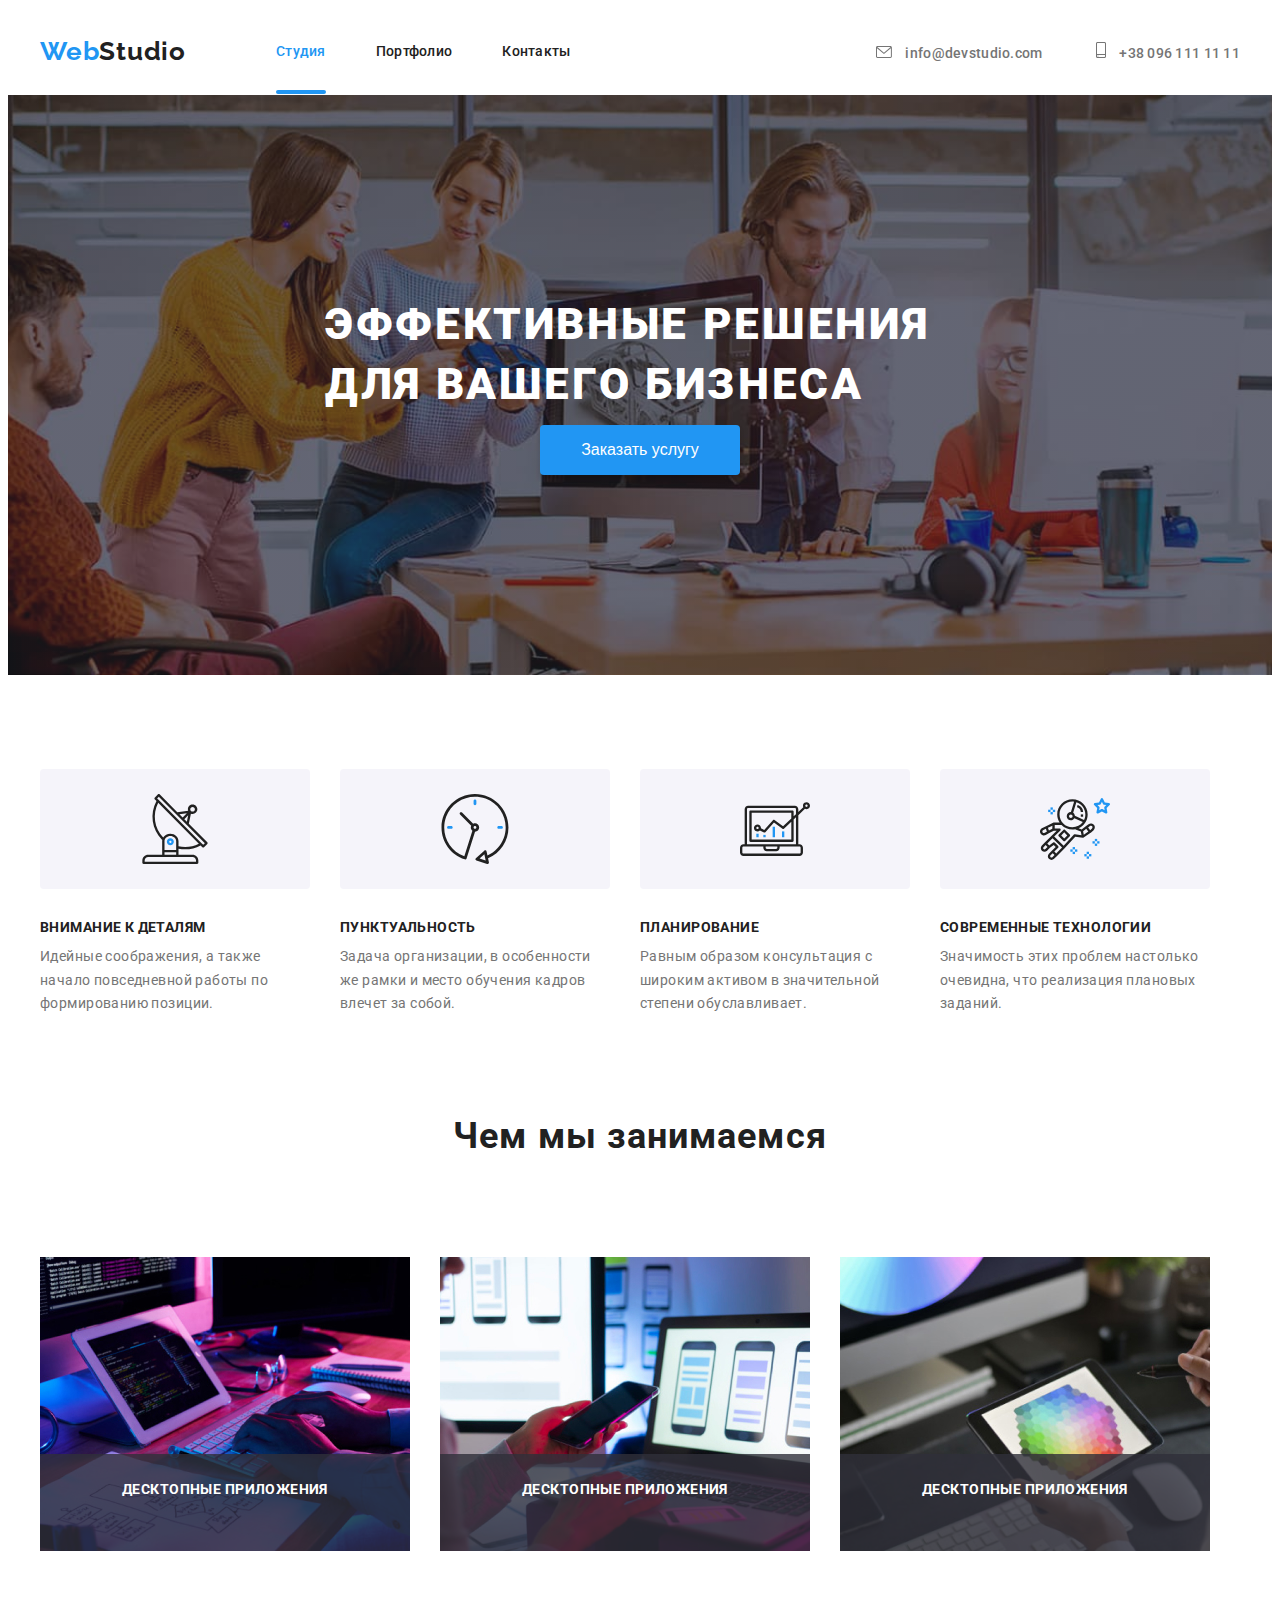
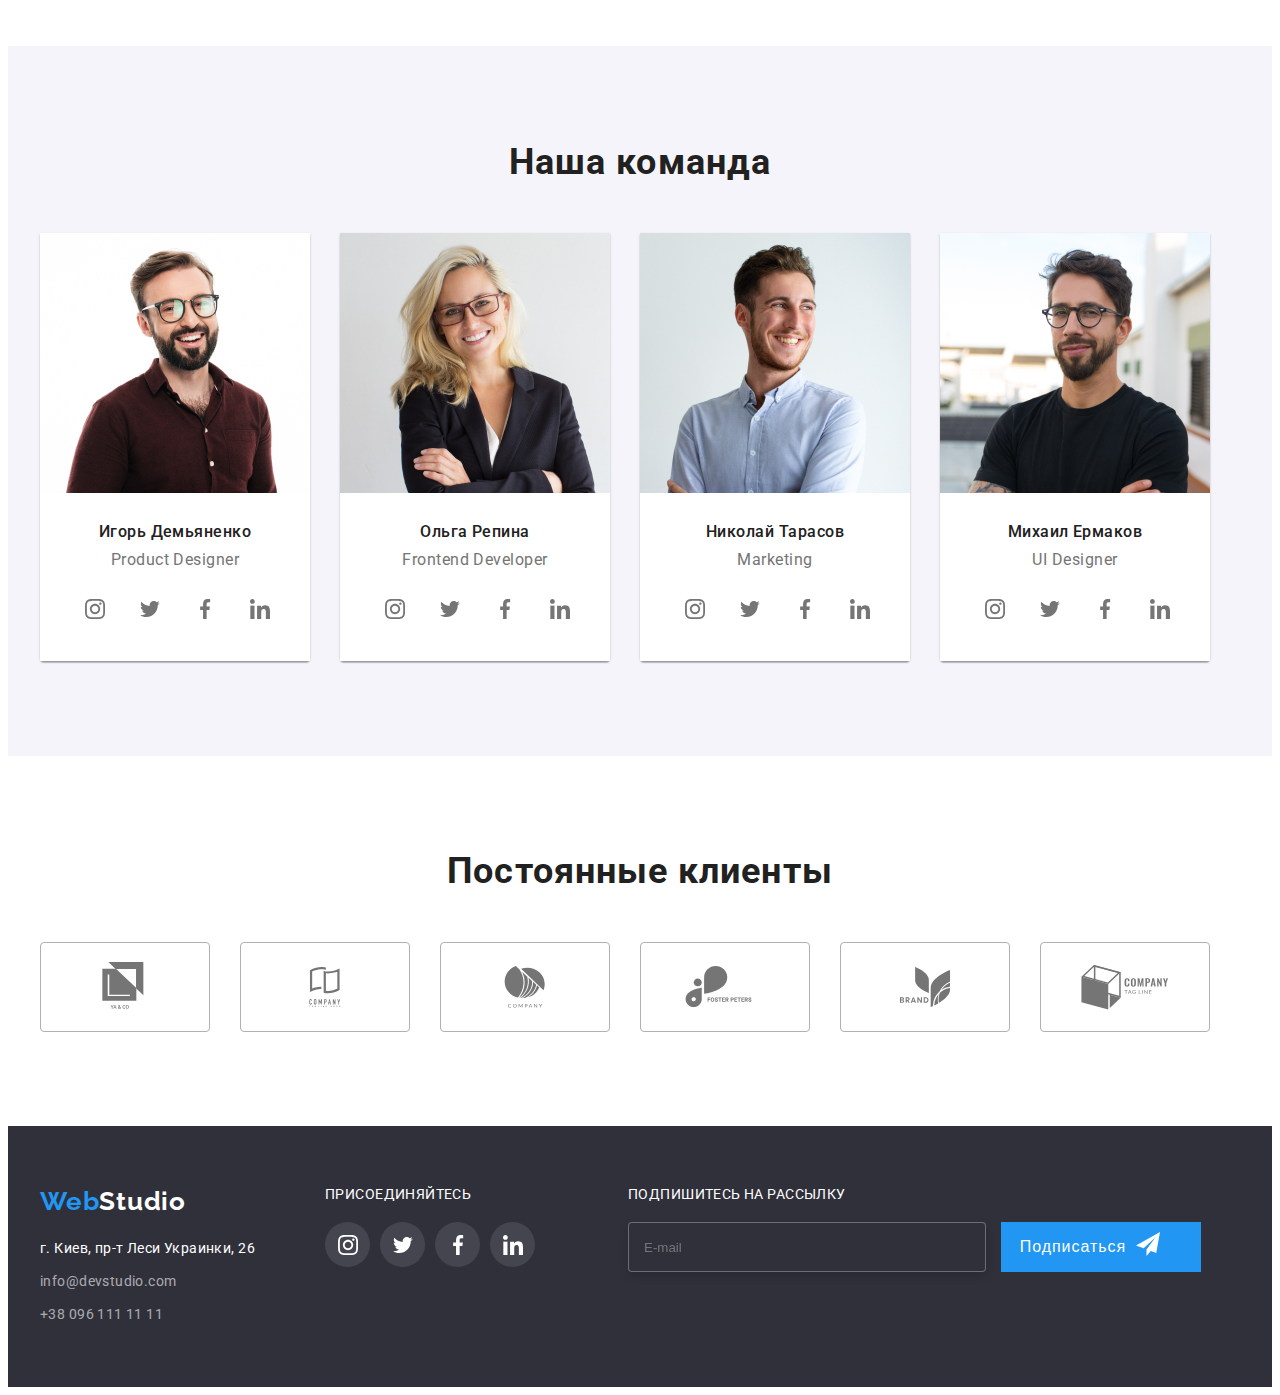
<file: index.html>
<!DOCTYPE html>
<html lang="ru">
  <head>
    <meta charset="UTF-8" />
    <meta name="viewport" content="width=device-width, initial-scale=1.0" />
    <title>WebStudio</title>
    <link rel="stylesheet" href="https://cdnjs.cloudflare.com/ajax/libs/modern-normalize/1.0.0/modern-normalize.css" integrity="sha512-Zx6MlUMKSVJoQ+83OwhdILe8cSEsCzfqThJd7J/VA2UrK6Ctj85p+xzqfyuNXE5B1k25uUdmJ2OzItbBy9GHAQ==" crossorigin="anonymous" />
    <link href="https://fonts.googleapis.com/css2?family=Raleway:wght@700&display=swap" rel="stylesheet">
    <link href="https://fonts.googleapis.com/css2?family=Roboto:ital,wght@0,500;1,400;1,700;1,900&display=swap" rel="stylesheet">
    <link rel="stylesheet" href="css/main.min.css">
  </head>
  <body>
    <header class="header">
      <div class="container header-container">
      <nav class="navigat">
        <a href="./" class="logo"><span class="blue">Web</span>Studio</a>
        <ul class="menu">
          <li class="nav-indent"><a href="./" class="link text-nav color-here">Студия</a></li>
          <li class="nav-indent"><a href="page.html" class="link text-nav">Портфолио</a></li>
          <li class="nav-indent"><a href="#contacts" class="link text-nav">Контакты</a></li>
        </ul>
      </nav>
      <ul class="inline-block">
        <li class="nav-indent">
          <a href="mailto:info@devstudio.com" class="link address-header">
            <svg class="envelope-svg">
              <use href="image/photo-icons/symbol-defs.svg#envelope"></use>
            </svg>
            info@devstudio.com
          </a>
        </li>
        <li class="nav-indent"><a href="tel:380961111111" class="link address-header">
          <svg class="address-header-svg">
            <use href="image/photo-icons/symbol-defs.svg#smartphone"></use>
          </svg>
          +38 096 111 11 11</a></li>
      </ul>
    </div>
    </header>
    <main>
        <section class="hero">
          <div class="container">
            <div class="hero-center">
              <h1 class="hero-text">Эффективные решения для вашего бизнеса</h1>
              <button type="button" class="hero-button hero-but-text" data-modal-open>Заказать услугу</button>
            </div>
          </div>
        </section>
        <section class="ability-list-section">
          <div class="container">
          <ul class="ability-list">
            <li class="ability-item">
              <h3 class="ability-heading">Внимание к деталям</h3>
              <p class="ability-text">Идейные соображения, а также начало повседневной работы по формированию позиции.</p>
            </li>
            <li class="ability-item">
              <h3 class="ability-heading">Пунктуальность</h3>
              <p class="ability-text">Задача организации, в особенности же рамки и место обучения кадров влечет за собой.</p>
            </li>
            <li class="ability-item">
              <h3 class="ability-heading">Планирование</h3>
              <p class="ability-text">Равным образом консультация с широким активом в значительной степени обуславливает.</p>
            </li>
            <li class="ability-item">
              <h3 class="ability-heading">Современные технологии</h3>
              <p class="ability-text">Значимость этих проблем настолько очевидна, что реализация плановых заданий.</p>
            </li>
          </ul>
          </div>
        </section>
        <section>
          <div class="container image-pading">
          <h2 class="our-classes">Чем мы занимаемся</h2>
          <ul class="image">
            <li class="our-image">
              <img src="image/photo/img.jpg" width="370" height="294" alt="Програмирование">
            <div class="our-absolute-text"><p class="our-text">Десктопные приложения</p></div>
            </li>
            <li class="our-image">
              <img src="image/photo/img-1.jpg" width="370" height="294" alt="разработка мобильных приложений">
              <div class="our-absolute-text"><p class="our-text">Десктопные приложения</p></div>
            </li>
            <li class="our-image">
              <img src="image/photo/img-2.jpg" width="370" height="294" alt="Дизайн">
              <div class="our-absolute-text"><p class="our-text">Десктопные приложения</p></div>
            </li>
          </ul>
          </div>
        </section>
        <section class="team-pading">
          <div class="container">
          <h2 class="team">Наша команда</h2>
          <ul class="team-list">
            <li class="team-item">
              <img src="image/photo/img-3.jpg" width="270" height="260" alt="workers">
              <div class="team-profession"> 
                  <h3 class="team-name">Игорь Демьяненко</h3>
                  <p class="team-text">Product Designer</p>
                  <ul class="social-network-list">
                    <li class="social-network-item">
                      <a class="social-network-link" href="https://www.instagram.com/?hl=ru" target="_blank">
                      <svg class="social-network">
                        <use href="image/photo-icons/symbol-defs.svg#instagram"></use>
                      </svg>
                      </a>
                    </li>
                    <li class="social-network-item">
                      <a class="social-network-link" href="https://twitter.com/home?lang=ru" target="_blank">
                      <svg class="social-network">
                        <use href="image/photo-icons/symbol-defs.svg#Group"></use>
                      </svg>
                      </a>
                    </li>
                    <li class="social-network-item">
                      <a class="social-network-link" href="https://www.facebook.com/" target="_blank">
                      <svg class="social-network">
                          <use href="image/photo-icons/symbol-defs.svg#facebook"></use>
                      </svg>
                      </a>
                    </li>
                    <li class="social-network-item">
                      <a class="social-network-link" href="https://www.linkedin.com/" target="_blank">
                      <svg class="social-network">
                          <use href="image/photo-icons/symbol-defs.svg#linkedin"></use>
                      </svg>
                      </a>
                    </li>
                  </ul>
              </div>
            </li>
            <li class="team-item">
              <img src="image/photo/img-4.jpg" width="270" height="260" alt="workers">
              <div class="team-profession">
                <h3 class="team-name">Ольга Репина</h3>
                <p class="team-text">Frontend Developer</p>
                <ul class="social-network-list">
                  <li class="social-network-item">
                    <a class="social-network-link" href="https://www.instagram.com/?hl=ru" target="_blank">
                    <svg class="social-network">
                      <use href="image/photo-icons/symbol-defs.svg#instagram"></use>
                    </svg>
                    </a>
                  </li>
                  <li class="social-network-item">
                    <a class="social-network-link" href="https://twitter.com/home?lang=ru" target="_blank">
                    <svg class="social-network">
                      <use href="image/photo-icons/symbol-defs.svg#Group"></use>
                    </svg>
                    </a>
                  </li>
                  <li class="social-network-item">
                    <a class="social-network-link" href="https://www.facebook.com/" target="_blank">
                    <svg class="social-network">
                        <use href="image/photo-icons/symbol-defs.svg#facebook"></use>
                    </svg>
                    </a>
                  </li>
                  <li class="social-network-item">
                    <a class="social-network-link" href="https://www.linkedin.com/" target="_blank">
                    <svg class="social-network">
                        <use href="image/photo-icons/symbol-defs.svg#linkedin"></use>
                    </svg>
                    </a>
                  </li>
                </ul>
              </div>
            </li>
            <li class="team-item">
              <img src="image/photo/img-5.jpg" width="270" height="260" alt="workers">
              <div class="team-profession">
                <h3 class="team-name">Николай Тарасов</h3>
                <p class="team-text">Marketing</p>
                <ul class="social-network-list">
                  <li class="social-network-item">
                    <a class="social-network-link" href="https://www.instagram.com/?hl=ru" target="_blank">
                    <svg class="social-network">
                      <use href="image/photo-icons/symbol-defs.svg#instagram"></use>
                    </svg>
                    </a>
                  </li>
                  <li class="social-network-item">
                    <a class="social-network-link" href="https://twitter.com/home?lang=ru" target="_blank">
                    <svg class="social-network">
                      <use href="image/photo-icons/symbol-defs.svg#Group"></use>
                    </svg>
                    </a>
                  </li>
                  <li class="social-network-item">
                    <a class="social-network-link" href="https://www.facebook.com/" target="_blank">
                    <svg class="social-network">
                        <use href="image/photo-icons/symbol-defs.svg#facebook"></use>
                    </svg>
                    </a>
                  </li>
                  <li class="social-network-item">
                    <a class="social-network-link" href="https://www.linkedin.com/" target="_blank">
                    <svg class="social-network">
                        <use href="image/photo-icons/symbol-defs.svg#linkedin"></use>
                    </svg>
                    </a>
                  </li>
                </ul>
              </div>
            </li>
            <li class="team-item">
              <img src="image/photo/img-6.jpg" width="270" height="260" alt="workers">
              <div class="team-profession">
                <h3 class="team-name">Михаил Ермаков</h3>
                <p class="team-text">UI Designer</p>
                <ul class="social-network-list">
                  <li class="social-network-item">
                    <a class="social-network-link" href="https://www.instagram.com/?hl=ru" target="_blank">
                    <svg class="social-network">
                      <use href="image/photo-icons/symbol-defs.svg#instagram"></use>
                    </svg>
                    </a>
                  </li>
                  <li class="social-network-item">
                    <a class="social-network-link" href="https://twitter.com/home?lang=ru" target="_blank">
                    <svg class="social-network">
                      <use href="image/photo-icons/symbol-defs.svg#Group"></use>
                    </svg>
                    </a>
                  </li>
                  <li class="social-network-item">
                    <a class="social-network-link" href="https://www.facebook.com/" target="_blank">
                    <svg class="social-network">
                        <use href="image/photo-icons/symbol-defs.svg#facebook"></use>
                    </svg>
                    </a>
                  </li>
                  <li class="social-network-item">
                    <a class="social-network-link" href="https://www.linkedin.com/" target="_blank">
                    <svg class="social-network">
                        <use href="image/photo-icons/symbol-defs.svg#linkedin"></use>
                    </svg>
                    </a>
                  </li>
                </ul>
              </div>
            </li>
          </ul>
          </div>
        </section>
        <section class="Regular-ustomers-container">
          <div class="container">
            <h2 class="Regular-ustomers">Постоянные клиенты</h2>
            <ul class="Regular-ustomers-list">
              <li class="Regular-ustomers-item">
                <a class="Regular-ustomers-link" href="#">
                  <svg width="70" height="50" class="Regular-ustomers-image">
                    <use href="image/photo-icons/symbol-defs.svg#logo-1"></use>
                  </svg>
                </a>
              </li>
              <li class="Regular-ustomers-item">
                <a class="Regular-ustomers-link" href="#">
                  <svg width="52" height="40" class="Regular-ustomers-image">
                    <use href="image/photo-icons/symbol-defs.svg#logo-2"></use>
                  </svg>
                </a>
              </li>
              <li class="Regular-ustomers-item">
                <a class="Regular-ustomers-link" href="#">
                  <svg width="42" height="42" class="Regular-ustomers-image">
                    <use href="image/photo-icons/symbol-defs.svg#logo-3"></use>
                  </svg>
                </a>
              </li>
              <li class="Regular-ustomers-item">
                <a class="Regular-ustomers-link" href="#">
                  <svg width="80" height="42" class="Regular-ustomers-image">
                    <use href="image/photo-icons/symbol-defs.svg#logo-4"></use>
                  </svg>
                </a>
              </li>
              <li class="Regular-ustomers-item">
                <a class="Regular-ustomers-link" href="#">
                  <svg width="50" height="60" class="Regular-ustomers-image">
                    <use href="image/photo-icons/symbol-defs.svg#logo-5"></use>
                  </svg>
                </a>
              </li>
              <li class="Regular-ustomers-item">
                <a class="Regular-ustomers-link" href="#">
                  <svg width="88" height="45" class="Regular-ustomers-image">
                    <use href="image/photo-icons/symbol-defs.svg#logo-6"></use>
                  </svg>
                </a>
              </li>
            </ul>
          </div>
        </section>
    </main>
    <footer class="footer">
      <div class="container footer-container">
        <div>
          <a href="./index.html" class="footer-logo"><span class="blue">Web</span>Studio</a>
          <address class="footer-address">
            <ul>
              <li>
                <a href="https://goo.gl/maps/GqUUFyfEdXHanACt6" class="link map">г. Киев, пр-т Леси Украинки, 26</a>
              </li>
              <li>
                <a id="contacts" href="mailto:info@devstudio.com" class="link footer-link">info@devstudio.com</a>
              </li>
              <li>
                <a href="tel:380961111111" class="link footer-link">+38 096 111 11 11</a>
              </li>
            </ul>
          </address>
        </div>
        <div class="social-network-footer-div">
          <h3 class="footer-join">присоединяйтесь</h3>
          <ul class="social-network-footer-list">
            <li class="social-network-footer-item">
              <a class="social-network-footer-link" href="https://www.instagram.com/?hl=ru" target="_blank">
              <svg class="social-network-footer">
                <use href="image/photo-icons/symbol-defs.svg#instagram"></use>
              </svg>
              </a>
            </li>
            <li class="social-network-footer-item">
              <a class="social-network-footer-link" href="https://twitter.com/home?lang=ru" target="_blank">
              <svg class="social-network-footer">
                <use href="image/photo-icons/symbol-defs.svg#Group"></use>
              </svg>
              </a>
            </li>
            <li class="social-network-footer-item">
              <a class="social-network-footer-link" href="https://www.facebook.com/" target="_blank">
              <svg class="social-network-footer">
                  <use href="image/photo-icons/symbol-defs.svg#facebook"></use>
              </svg>
              </a>
            </li>
            <li class="social-network-footer-item">
              <a class="social-network-footer-link" href="https://www.linkedin.com/" target="_blank">
              <svg class="social-network-footer">
                  <use href="image/photo-icons/symbol-defs.svg#linkedin"></use>
              </svg>
              </a>
            </li>
          </ul>
      </div>
      <div class="mailing-box">
        <h3 class="footer-join">Подпишитесь на рассылку</h3>
        <form>
          <input type="email" class="mailing" name="mail" placeholder="E-mail" required>
          <button tupe="submite" class="btn-mailing"> 
            Подписаться
            <svg class="mailing-icons">
              <use href="image/photo-icons/symbol-defs-2.svg#icon-send"></use>
            </svg>
          </button>
        </form>

      </div>
    </div>  
    </footer>
    <div class="backdrop is-hidden" data-modal>
      <div class="modal">
        <button class="btn-close" data-modal-close>X</button>
        <b class="modall-heading">Оставьте свои данные, мы вам перезвоним</b>
        <form class="form-modal">
            <label for="name" class="modall-text">Имя</label>
            <div class="modall-indents">
              <input type="text" class="modall-input" name="name" id="name" required>
              <svg class="modall-photo" width="12"  height="12">
            <use href="image/photo-icons/symbol-defs-2.svg#Vector"></use>
              </svg>
            </div>
          <label for="tel" class="modall-text">Телефон</label>
          <div class="modall-indents">
            <input type="tel" class="modall-input" name="tel" id="tel" required pattern="[0-9]{8,12}">
            <svg class="modall-photo" width="13"  height="13">
              <use href="image/photo-icons/symbol-defs-2.svg#Vector-2"></use>
            </svg>
          </div>
          <label for="mail" class="modall-text">Почта</label>
          <div class="modall-indents">
            <input type="text" class="modall-input" name="mail" id="mail" required>
            <svg class="modall-photo" width="15"  height="12">
              <use href="image/photo-icons/symbol-defs-2.svg#Vector-3"></use>
            </svg>
          </div>
          <label for="coment" class="modall-text">Комментарий</label>
          <textarea name="coment" class="modall-coment" id="coment" cols="30" rows="10" placeholder="Введите текст"></textarea>
          <div class="checkbox-box">
              <input type="checkbox" required>
              <label for="checkbox" class="checkbox-text">Соглашаюсь с рассылкой и принимаю <a class="checkbox-link" href="#">Условия договора</a></label>
          </div>
          <button class="modall-btn" tupe="submite" data-modal-close>Отправить</button>
        </form>
      </div>
    </div>
      <script src="./js/modal-1.js"></script>
  </body>
</html>
</file>
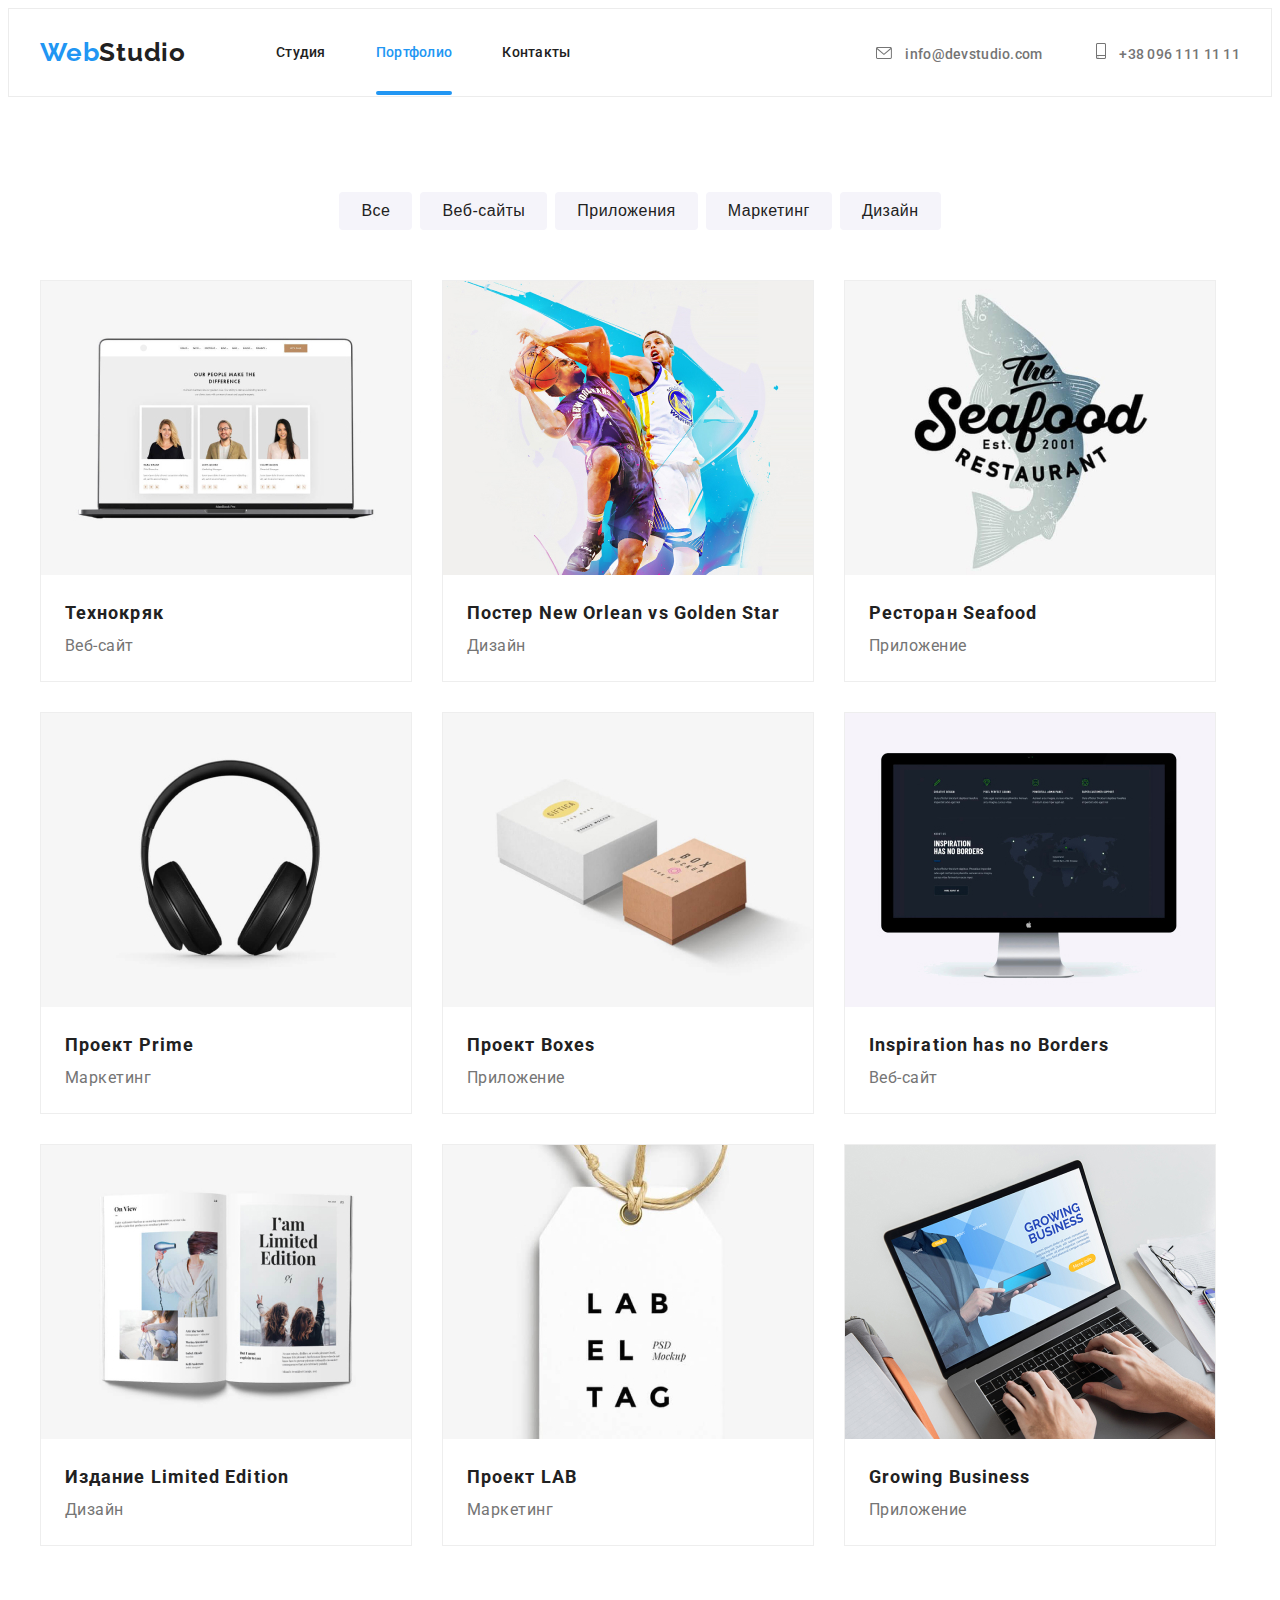
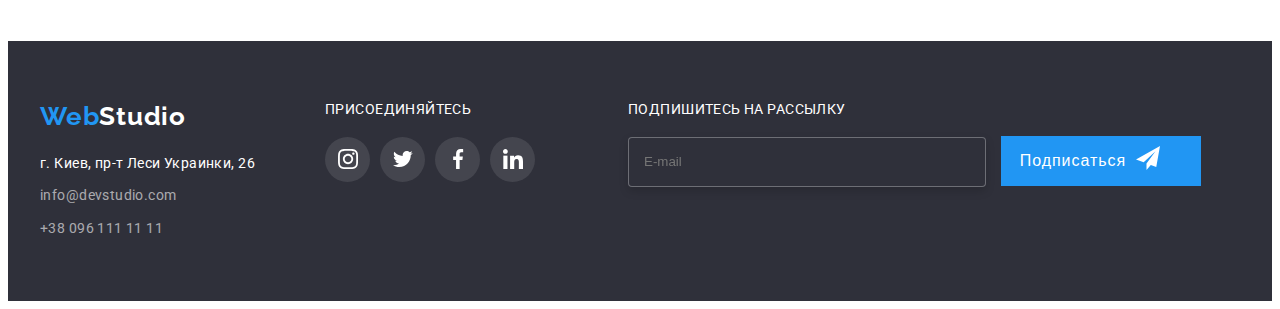
<file: page.html>
<!DOCTYPE html>
<html lang="ru">
<head>
    <meta charset="UTF-8">
    <meta name="viewport" content="width=device-width, initial-scale=1.0">
    <title>WebStudio</title>
    <link rel="stylesheet" href="https://cdnjs.cloudflare.com/ajax/libs/modern-normalize/1.0.0/modern-normalize.css" integrity="sha512-Zx6MlUMKSVJoQ+83OwhdILe8cSEsCzfqThJd7J/VA2UrK6Ctj85p+xzqfyuNXE5B1k25uUdmJ2OzItbBy9GHAQ==" crossorigin="anonymous" />
    <link href="https://fonts.googleapis.com/css2?family=Raleway:wght@700&display=swap" rel="stylesheet">
    <link href="https://fonts.googleapis.com/css2?family=Roboto:ital,wght@0,500;1,400;1,700;1,900&display=swap" rel="stylesheet">
    <link rel="stylesheet" href="css/portfolio.min.css">
</head>
<body>
  <header class="header">
    <div class="container header-container">
    <nav class="navigat">
      <a href="./" class="logo"><span class="blue">Web</span>Studio</a>
      <ul class="menu">
        <li class="nav-indent"><a href="./" class="link text-nav">Студия</a></li>
        <li class="nav-indent"><a href="page.html" class="link text-nav color-here">Портфолио</a></li>
        <li class="nav-indent"><a href="#contacts" class="link text-nav">Контакты</a></li>
      </ul>
    </nav>
    <ul class="inline-block">
      <li class="nav-indent">
        <a href="mailto:info@devstudio.com" class="link address-header">
          <svg class="envelope-svg">
            <use href="image/photo-icons/symbol-defs.svg#envelope"></use>
          </svg>
          info@devstudio.com
        </a>
      </li>
      <li class="nav-indent"><a href="tel:380961111111" class="link address-header">
        <svg class="address-header-svg">
          <use href="image/photo-icons/symbol-defs.svg#smartphone"></use>
        </svg>
        +38 096 111 11 11</a></li>
    </ul>
  </div>
  </header>
    <main>
      <div class="container">
        <ul class="services-list">
            <li class="services-item"><button class="a-services">Все</button></li>
            <li class="services-item"><button class="a-services">Веб-сайты</button></li>
            <li class="services-item"><button class="a-services">Приложения</button></li>
            <li class="services-item"><button class="a-services">Маркетинг</button></li>
            <li class="services-item"><button class="a-services">Дизайн</button></li>
        </ul>
        <ul class="services-photo">
            <li class="services">
              <a href="#" class="services-link-photo">
                <div class="pop-up-window">
                  <img src="image/photo-page/img.jpg" width="370px" height="294px" alt="Веб-сайт">
                  <div class="pop-up-blok">
                    <p class="pop-up-text">Технокряк это современная площадка распространения коронавируса. Компании используют эту платформу для цифрового шпионажа и атак на защищённые сервера конкурентов.</p>
                  </div>
                </div>
                  <div class="photo-description">
                    <h3 class="text-photo">Технокряк</h3>
                    <p class="text-photo-gray">Веб-сайт</p>
                  </div>
                </a>
           </li>
            <li class="services">
              <a href="#" class="services-link-photo">
                <div class="pop-up-window">
                <img src="image/photo-page/img-1.jpg" width="370px" height="294px" alt="Дизайн">
                <div class="pop-up-blok">
                    <p class="pop-up-text">Технокряк это современная площадка распространения коронавируса. Компании используют эту платформу для цифрового шпионажа и атак на защищённые сервера конкурентов.</p>
                  </div>
                </div>
                  <div class="photo-description">
                    <h3 class="text-photo">Постер New Orlean vs Golden Star</h3>
                    <p class="text-photo-gray">Дизайн</p>
                  </div>
                </a>
            </li>
            <li class="services">
              <a href="#" class="services-link-photo">
                <div class="pop-up-window">
                <img src="image/photo-page/img-2.jpg" width="370px" height="294px" alt="Приложение">
                <div class="pop-up-blok">
                    <p class="pop-up-text">Технокряк это современная площадка распространения коронавируса. Компании используют эту платформу для цифрового шпионажа и атак на защищённые сервера конкурентов.</p>
                  </div>
                </div>
                  <div class="photo-description">
                    <h3 class="text-photo">Ресторан Seafood</h3>
                    <p class="text-photo-gray">Приложение</p>
                  </div>
                </a>
              </li>
            <li class="services">
              <a href="#" class="services-link-photo">
                <div class="pop-up-window">
                <img src="image/photo-page/img-3.jpg" width="370px" height="294px" alt="Маркетинг">
                <div class="pop-up-blok">
                    <p class="pop-up-text">Технокряк это современная площадка распространения коронавируса. Компании используют эту платформу для цифрового шпионажа и атак на защищённые сервера конкурентов.</p>
                  </div>
                </div>
                  <div class="photo-description">
                    <h3 class="text-photo">Проект Prime</h3>
                    <p class="text-photo-gray">Маркетинг</p>
                  </div>
                </a>
            </li>
            <li class="services">
              <a href="#" class="services-link-photo">
                <div class="pop-up-window">
                <img src="image/photo-page/img-4.jpg" width="370px" height="294px" alt="Приложение">
                <div class="pop-up-blok">
                    <p class="pop-up-text">Технокряк это современная площадка распространения коронавируса. Компании используют эту платформу для цифрового шпионажа и атак на защищённые сервера конкурентов.</p>
                  </div>
                </div>
                  <div class="photo-description">
                    <h3 class="text-photo">Проект Boxes</h3>
                    <p class="text-photo-gray">Приложение</p>
                  </div>
                </a>
            </li>
            <li class="services">
              <a href="#" class="services-link-photo">
                <div class="pop-up-window">
                <img src="image/photo-page/img-5.jpg" width="370px" height="294px" alt="Веб-сайт">
                <div class="pop-up-blok">
                    <p class="pop-up-text">Технокряк это современная площадка распространения коронавируса. Компании используют эту платформу для цифрового шпионажа и атак на защищённые сервера конкурентов.</p>
                  </div>
                </div>
                  <div class="photo-description">
                    <h3 class="text-photo">Inspiration has no Borders</h3>
                    <p class="text-photo-gray">Веб-сайт</p>
                  </div>
                </a>
            </li>
            <li class="services">
              <a href="#" class="services-link-photo">
                <div class="pop-up-window">
                <img src="image/photo-page/img-6.jpg" width="370px" height="294px" alt="Дизайн">
                <div class="pop-up-blok">
                    <p class="pop-up-text">Технокряк это современная площадка распространения коронавируса. Компании используют эту платформу для цифрового шпионажа и атак на защищённые сервера конкурентов.</p>
                  </div>
                </div>
                  <div class="photo-description">
                    <h3 class="text-photo">Издание Limited Edition</h3>
                    <p class="text-photo-gray">Дизайн</p>
                  </div>
                </a>
            </li>
            <li class="services">
              <a href="#" class="services-link-photo">
                <div class="pop-up-window">
                <img src="image/photo-page/img-7.jpg" width="370px" height="294px" alt="Маркетинг">
                <div class="pop-up-blok">
                    <p class="pop-up-text">Технокряк это современная площадка распространения коронавируса. Компании используют эту платформу для цифрового шпионажа и атак на защищённые сервера конкурентов.</p>
                  </div>
                </div>
                  <div class="photo-description">
                    <h3 class="text-photo">Проект LAB</h3>
                    <p class="text-photo-gray">Маркетинг</p>
                  </div>
                </a>
            </li>
            <li class="services">
              <a href="#" class="services-link-photo">
                <div class="pop-up-window">
                <img src="image/photo-page/img-8.jpg" width="370px" height="294px" alt="Приложение">
                <div class="pop-up-blok">
                    <p class="pop-up-text">Технокряк это современная площадка распространения коронавируса. Компании используют эту платформу для цифрового шпионажа и атак на защищённые сервера конкурентов.</p>
                  </div>
                </div>
                  <div class="photo-description">
                    <h3 class="text-photo">Growing Business</h3>
                    <p class="text-photo-gray">Приложение</p>
                  </div>
                </a>
            </li>
        </ul>
      </div>
    </main>
    <footer class="footer">
      <div class="container footer-container">
        <div>
          <a href="./index.html" class="footer-logo"><span class="blue">Web</span>Studio</a>
          <address class="footer-address">
            <ul>
              <li>
                <a href="https://goo.gl/maps/GqUUFyfEdXHanACt6" class="link map">г. Киев, пр-т Леси Украинки, 26</a>
              </li>
              <li>
                <a id="contacts" href="mailto:info@devstudio.com" class="link footer-link">info@devstudio.com</a>
              </li>
              <li>
                <a href="tel:380961111111" class="link footer-link">+38 096 111 11 11</a>
              </li>
            </ul>
          </address>
        </div>
        <div class="social-network-footer-div">
          <h3 class="footer-join">присоединяйтесь</h3>
          <ul class="social-network-footer-list">
            <li class="social-network-footer-item">
              <a class="social-network-footer-link" href="https://www.instagram.com/?hl=ru" target="_blank">
              <svg class="social-network-footer">
                <use href="image/photo-icons/symbol-defs.svg#instagram"></use>
              </svg>
              </a>
            </li>
            <li class="social-network-footer-item">
              <a class="social-network-footer-link" href="https://twitter.com/home?lang=ru" target="_blank">
              <svg class="social-network-footer">
                <use href="image/photo-icons/symbol-defs.svg#Group"></use>
              </svg>
              </a>
            </li>
            <li class="social-network-footer-item">
              <a class="social-network-footer-link" href="https://www.facebook.com/" target="_blank">
              <svg class="social-network-footer">
                  <use href="image/photo-icons/symbol-defs.svg#facebook"></use>
              </svg>
              </a>
            </li>
            <li class="social-network-footer-item">
              <a class="social-network-footer-link" href="https://www.linkedin.com/" target="_blank">
              <svg class="social-network-footer">
                  <use href="image/photo-icons/symbol-defs.svg#linkedin"></use>
              </svg>
              </a>
            </li>
          </ul>
      </div>
      <div class="mailing-box">
        <h3 class="footer-join">Подпишитесь на рассылку</h3>
        <form>
          <input type="email" class="mailing" name="mail" placeholder="E-mail" required>
          <button tupe="submite" class="btn-mailing"> 
            Подписаться
            <svg class="mailing-icons">
              <use href="image/photo-icons/symbol-defs-2.svg#icon-send"></use>
            </svg>
          </button>
    </div>  
    </footer>
</body>
</html>
</file>
<file: css/main.min.css>
:root{--main--text--color: #757575;--secondary--text--color: #212121;--accent-color:#2196F3;--white--color:#FFFFFF;--background--color:#2F303A}html{box-sizing:border-box}*,*::before *::after{box-sizing:inherit}body{font-family:'Roboto', sans-serif;color:var(--main--text--color);font-size:14px;letter-spacing:0.03em}a,button,input,textarea{outline-color:var(--accent-color)}h1,h2,h3{margin:0px}p{margin:0px}ul{padding-left:0px;margin:0px}li{list-style:none}img{display:block;max-width:100%;height:auto}.link{text-decoration:none;color:inherit;transition-duration:250ms}.link:focus,.link:hover{color:var(--accent-color)}.container{width:1200px;padding-left:15px;padding-right:15px;margin-left:auto;margin-right:auto}.checkbox-link{color:var(--accent-color)}.social-network-list{display:flex;padding-left:32px;padding-right:32px}.social-network-link{width:45px;height:45px;justify-content:center;align-items:center;display:flex;border-radius:50%;transition-duration:250ms}.social-network-item:not(:last-child){margin-right:10px}.social-network-link:hover .social-network,.social-network-link:focus .social-network{fill:var(--white--color)}.social-network-link:hover,.social-network-link:focus{background-color:var(--accent-color)}.social-network{height:20px;width:20px;fill:var(--main--text--color)}.backdrop{position:fixed;left:0;top:0;width:100%;height:100%;background-color:rgba(0,0,0,0.2);opacity:1;transition-duration:250ms}.backdrop.is-hidden{visibility:hidden;opacity:0}.is-hidden .modal{transform:translate(-50%, 0%) scale(0.5)}.modal{position:absolute;width:528px;height:581px;top:50%;left:50%;transform:translate(-50%, -50%) scale(1);background-color:var(--white--color);transition-duration:300ms;padding:40px}.btn-close{position:absolute;right:8px;top:8px;height:30px;width:30px;border:1px solid rgba(0,0,0,0.1);border-radius:50%;background-color:var(--white--color)}.btn-close:focus,.btn-close:hover{color:var(--accent-color)}.modall-heading{color:var(--secondary--text--color);font-size:20px;line-height:23px;letter-spacing:0.03em}.form-modal{display:flex;flex-direction:column}.modall-text{font-size:12px;line-height:14px}.modall-text:nth-child(1){margin-top:12px}.modall-indents{position:relative;margin-top:4px;margin-bottom:10px}.modall-input{padding-left:42px;height:40px;width:448px;border:1px solid rgba(33,33,33,0.2);border-radius:4px}.modall-input:-webkit-autofill,.modall-input:-webkit-autofill:hover,.modall-input:-webkit-autofill:focus{-webkit-text-fill-color:var(--secondary--text--color);-webkit-box-shadow:0 0 0px 1000px var(--white--color) inset}.modall-photo{position:absolute;left:0;margin:14px 0px 0px 15px}.modall-input:focus ~ .modall-photo{fill:var(--accent-color);border-color:var(--accent-color)}.modall-coment{margin-top:4px;width:448px;height:120px;padding:16px;border:1px solid rgba(33,33,33,0.2);border-radius:4px;resize:none}.modall-coment::placeholder{margin-left:16px;color:rgba(117,117,117,0.5)}.checkbox-box{display:flex;align-items:center;margin-top:20px}.checkbox-text{margin-left:7px;font-size:14px;line-height:1.71;letter-spacing:0.03em}.modall-btn{display:flex;align-items:center;text-align:center;margin-left:auto;margin-right:auto;width:200px;height:50px;margin-top:30px;padding-left:55px;color:var(--white--color);background-color:var(--accent-color);font-size:16px;line-height:1.87;letter-spacing:0.06em;box-shadow:0px 4px 4px rgba(0,0,0,0.15);border-radius:4px;border:none}.modall-btn:focus,.modall-btn:hover{color:var(--accent-color);background-color:var(--white--color)}.logo{font-family:Raleway, sans-serif;color:var(--secondary--text--color);text-decoration:none;font-weight:bold;font-size:26px;line-height:1.19;letter-spacing:0.03em;margin-right:90px}.blue{color:var(--accent-color)}.navigat{display:inline-flex;align-items:center;margin-right:auto}.menu{display:inline-flex}.nav-indent{margin-right:50px}.nav-indent:last-child{margin-right:0px}.text-nav{position:relative;color:var(--secondary--text--color);font-weight:500;letter-spacing:0.02em}.text-nav::after{position:absolute;content:"";border:2px solid var(--accent-color);border-radius:4px;left:0px;right:0;display:block;margin-top:31px;background-color:var(--accent-color);pointer-events:none;opacity:0;transition-duration:250ms}.color-here::after{opacity:1}.text-nav:hover::after,.text-nav:focus::after{opacity:1}.address-header{font-weight:500;letter-spacing:0.02em}.address-header:hover .envelope-svg,.address-header:focus .envelope-svg{fill:#2196F3}.address-header:hover .address-header-svg,.address-header:focus .address-header-svg{fill:#2196F3}.envelope-svg{height:12px;width:16px;margin-right:10px;fill:var(--main--text--color)}.address-header-svg{height:16px;width:10px;margin-right:10px;align-items:center;fill:var(--main--text--color)}.mailing-box{margin-left:93px}.mailing{width:358px;height:50px;margin-top:20px;padding-left:15px;outline:none;border:1px solid rgba(255,255,255,0.3);box-sizing:border-box;filter:drop-shadow(0px 4px 4px rgba(0,0,0,0.15));border-radius:4px;background-color:#2F303A;color:var(--white--color)}.mailing:focus::placeholder{color:var(--white--color)}.mailing:focus{color:var(--white--color);border:1px solid var(--accent-color)}.btn-mailing{position:relative;width:200px;height:50px;margin-left:12px;padding-right:63px;color:var(--white--color);background-color:var(--accent-color);transition-duration:250ms;border:none;border:radius 4px;font-size:16px;line-height:1.87;letter-spacing:0.06em}.btn-mailing:focus,.btn-mailing:hover{color:var(--accent-color);background-color:var(--white--color)}.btn-mailing:focus .mailing-icons,.btn-mailing:hover .mailing-icons{fill:var(--accent-color)}.hero-button:focus,.hero-button:hover{color:var(--accent-color);background-color:var(--white--color)}.mailing-icons{position:absolute;width:24px;height:24px;margin-bottom:16px;margin-left:10px;fill:var(--white--color);transition-duration:250ms}.mailing:-webkit-autofill,.mailing:-webkit-autofill:hover,.mailing:-webkit-autofill:focus{-webkit-text-fill-color:var(--white--color);-webkit-box-shadow:0 0 0px 1000px #2F303A inset}.header{padding-top:28px;padding-bottom:28px}.header-container{display:flex;align-items:center;justify-content:flex-end}.color-here{color:var(--accent-color)}.inline-block li{display:inline-block}.hero{background-color:var(--background--color);padding-top:200px;padding-bottom:200px;background-size:cover;background-repeat:no-repeat;background-position:center;background-image:linear-gradient(to right, rgba(47,48,58,0.4), rgba(47,48,58,0.4)),url(../image/photo-secondary/Img.jpg)}.hero-center{width:630px;margin-left:auto;margin-right:auto}.hero-text{color:var(--white--color);font-weight:900;font-size:44px;line-height:1.36;letter-spacing:0.06em;text-transform:uppercase}.hero-button{width:200px;height:50px;background-color:var(--accent-color);border:none;margin-left:215px;margin-right:215px;margin-top:10px;box-shadow:0px 4px 4px rgba(0,0,0,0.15);border-radius:4px}.hero-but-text{font-size:16px;line-height:1.87;color:var(--white--color)}.ability-list-section{padding-top:94px}.ability-list{display:flex;flex-wrap:wrap}.ability-item{margin-left:30px}.ability-item::before{content:'';display:block;height:120px;background-color:#F5F4FA;border-radius:4px;background-repeat:no-repeat;background-position:center}.ability-item:nth-child(1)::before{background-image:url(../image/photo-secondary/occupation-group.svg)}.ability-item:nth-child(2)::before{background-image:url(../image/photo-secondary/occupation-clock.svg)}.ability-item:nth-child(3)::before{background-image:url(../image/photo-secondary/occupation-diagram.svg)}.ability-item:nth-child(4)::before{background-image:url(../image/photo-secondary/occupation--astronaut.svg)}.ability-item:nth-child(4n+1){margin-left:0px}.ability-heading{color:var(--secondary--text--color);line-height:0.875;letter-spacing:0.03em;text-transform:uppercase;font-weight:bold;font-size:14px;line-height:16px;margin-top:30px}.ability-text{padding-top:10px;margin-right:0px;width:270px;height:75px;font-size:14px;line-height:1.71;letter-spacing:0.03em}.image-pading{padding-top:95px;padding-bottom:95px}.our-classes{margin-bottom:50px;text-align:center}.image{display:flex;flex-wrap:wrap}.our-image{margin-top:50px;margin-left:30px;position:relative}.our-absolute-text{position:absolute;left:0;bottom:0px;width:100%;background-color:rgba(47,48,58,0.8);height:70px;text-align:center;padding-top:27px}.our-text{color:var(--white--color);font-family:Roboto;font-weight:bold;font-size:14px;line-height:16px;letter-spacing:0.03em;text-transform:uppercase}.our-image:nth-child(3n+1){margin-left:0px}.team-pading{background:#F5F4FA;padding-top:95px;padding-bottom:95px}.team{text-align:center}.our-classes,.team{color:var(--secondary--text--color);font-size:36px;letter-spacing:0.03em}.team-list{display:flex;flex-wrap:wrap}.team-item{margin-top:50px;margin-left:30px;width:270px;height:auto;box-shadow:0px 1px 3px rgba(0,0,0,0.12),0px 1px 1px rgba(0,0,0,0.14),0px 2px 1px rgba(0,0,0,0.2);border-radius:0px 0px 4px 4px}.team-item:nth-child(4n+1){margin-left:0px}.team-profession{padding:30px 0px;background-color:var(--white--color)}.team-name{text-align:center;color:var(--secondary--text--color);font-weight:500;font-size:16px;line-height:1.18;letter-spacing:0.03em;margin-bottom:10px}.team-text{text-align:center;font-size:16px;line-height:1.18;letter-spacing:0.03em;margin-bottom:16px}.Regular-ustomers-container{padding-top:94px;padding-bottom:94px}.Regular-ustomers-image{fill:var(--main--text--color)}.Regular-ustomers{text-align:center;font-family:Roboto;font-style:normal;font-weight:bold;font-size:36px;line-height:42px;letter-spacing:0.03em;color:#212121}.Regular-ustomers-list{display:flex;margin-top:50px}.Regular-ustomers-item{margin-right:30px}.Regular-ustomers-item:last-child{margin-right:0px}.Regular-ustomers-link{justify-content:center;align-items:center;display:flex;border:1px solid #AFB1B8;box-sizing:border-box;border-radius:4px;width:170px;height:90px;border-radius:4px;transition-duration:250ms}.Regular-ustomers-link:hover svg,.Regular-ustomers-link:focus svg{fill:var(--accent-color)}.Regular-ustomers-link:hover,.Regular-ustomers-link:focus{border:solid var(--accent-color)}.footer{background-color:var(--background--color);font-style:normal;padding-top:60px;padding-bottom:60px}.footer-container{display:flex}.footer-logo{font-family:Raleway;color:var(--white--color);text-decoration:none;font-weight:bold;font-size:26px;line-height:1.19;letter-spacing:0.03em;font-style:normal}.footer-address{line-height:1.71;letter-spacing:0.03em;margin-top:20px}.map{color:var(--white--color);font-style:normal}.footer-link{color:rgba(255,255,255,0.6);display:block;margin-top:9px;font-style:normal}.social-network-footer-div{margin-left:70px}.footer-join{font-family:Roboto;font-style:normal;font-weight:normal;font-size:14px;line-height:16px;letter-spacing:0.03em;text-transform:uppercase;color:var(--white--color)}.social-network-footer-list{display:flex;margin-top:20px}.social-network-footer-item:not(:last-child){margin-right:10px}.social-network-footer-link{width:45px;height:45px;justify-content:center;align-items:center;display:flex;border-radius:50%;background-color:rgba(255,255,255,0.1);transition-duration:250ms}.social-network-footer{height:20px;width:20px;fill:var(--white--color)}.social-network-footer-link:hover .social-network-footer,.social-network-footer-link:focus .social-network-footer{fill:var(--white--color)}.social-network-footer-link:hover,.social-network-footer-link:focus{background-color:var(--accent-color)}
/*# sourceMappingURL=main.min.css.map */
</file>
<file: css/portfolio.min.css>
:root{--main--text--color: #757575;--secondary--text--color: #212121;--accent-color:#2196F3;--white--color:#FFFFFF;--background--color:#2F303A}html{box-sizing:border-box}*,*::before *::after{box-sizing:inherit}body{font-family:'Roboto', sans-serif;color:var(--main--text--color);font-size:14px;letter-spacing:0.03em}a,button,input,textarea{outline-color:var(--accent-color)}h1,h2,h3{margin:0px}p{margin:0px}ul{padding-left:0px;margin:0px}li{list-style:none}img{display:block;max-width:100%;height:auto}.link{text-decoration:none;color:inherit;transition-duration:250ms}.link:focus,.link:hover{color:var(--accent-color)}.container{width:1200px;padding-left:15px;padding-right:15px;margin-left:auto;margin-right:auto}.checkbox-link{color:var(--accent-color)}.header{padding-top:28px;padding-bottom:28px;border:1px solid #ECECEC}.header-container{display:flex;align-items:center;justify-content:flex-end}.color-here{color:var(--accent-color)}.inline-block li{display:inline-block}.logo{font-family:Raleway, sans-serif;color:var(--secondary--text--color);text-decoration:none;font-weight:bold;font-size:26px;line-height:1.19;letter-spacing:0.03em;margin-right:90px}.blue{color:var(--accent-color)}.navigat{display:inline-flex;align-items:center;margin-right:auto}.menu{display:inline-flex}.nav-indent{margin-right:50px}.nav-indent:last-child{margin-right:0px}.text-nav{position:relative;color:var(--secondary--text--color);font-weight:500;letter-spacing:0.02em}.text-nav::after{position:absolute;content:"";border:2px solid var(--accent-color);border-radius:4px;left:0px;right:0;display:block;margin-top:31px;background-color:var(--accent-color);pointer-events:none;opacity:0;transition-duration:250ms}.color-here::after{opacity:1}.text-nav:hover::after,.text-nav:focus::after{opacity:1}.address-header{font-weight:500;letter-spacing:0.02em}.address-header:hover .envelope-svg,.address-header:focus .envelope-svg{fill:#2196F3}.address-header:hover .address-header-svg,.address-header:focus .address-header-svg{fill:#2196F3}.envelope-svg{height:12px;width:16px;margin-right:10px;fill:var(--main--text--color)}.address-header-svg{height:16px;width:10px;margin-right:10px;align-items:center;fill:var(--main--text--color)}.color-here{color:var(--accent-color)}.container .services-list{justify-content:center}main .container{padding-top:95px;padding-bottom:95px}.services-list{display:flex;margin-bottom:50px}.services-item:not(:first-child){margin-left:8px}.a-services{color:var(--secondary--text--color);background-color:#F5F4FA;border:none;font-weight:500;font-size:16px;line-height:1.62;letter-spacing:0.03em;border-radius:4px;display:block;padding:6px 22px;transition-duration:250ms}.a-services:hover,.a-services:focus{background-color:var(--accent-color);color:var(--white--color)}.services-photo{display:flex;flex-wrap:wrap}.services{border:1px solid #EEEEEE;width:370px;height:auto}.services:not(:nth-child(3n+1)){margin-left:30px}.services:nth-child(n+4){margin-top:30px}.services-link-photo{display:block;text-decoration:none}.services-link-photo:hover,.services-link-photo:focus{box-sizing:border-box;box-shadow:0px 1px 1px rgba(0,0,0,0.12),0px 4px 4px rgba(0,0,0,0.06),1px 4px 6px rgba(0,0,0,0.16)}.services-link-photo:hover .pop-up-blok{opacity:1;transform:translateY(0%)}.services-link-photo:focus .pop-up-blok{opacity:1;transform:translateY(0%)}.pop-up-window{position:relative;overflow:hidden}.pop-up-blok{position:absolute;left:0;top:0;width:100%;height:100%;transform:translateY(100%);padding:63px 23px;background-color:rgba(33,150,243,0.9);opacity:0;transition-duration:300ms}.pop-up-text{font-family:Roboto;font-size:17px;line-height:1.56;letter-spacing:0.03em;color:var(--white--color)}.photo-description{padding:20px 24px}.text-photo{text-decoration:none;font-weight:700;color:var(--secondary--text--color);font-size:18px;line-height:2.00;letter-spacing:0.06em;width:320px}.text-photo-gray{font-size:16px;line-height:1.87;letter-spacing:0.03em;color:var(--main--text--color)}.footer{background-color:var(--background--color);font-style:normal;padding-top:60px;padding-bottom:60px}.footer-container{display:flex}.footer-logo{font-family:Raleway;color:var(--white--color);text-decoration:none;font-weight:bold;font-size:26px;line-height:1.19;letter-spacing:0.03em;font-style:normal}.footer-address{line-height:1.71;letter-spacing:0.03em;margin-top:20px}.map{color:var(--white--color);font-style:normal}.footer-link{color:rgba(255,255,255,0.6);display:block;margin-top:9px;font-style:normal}.social-network-footer-div{margin-left:70px}.footer-join{font-family:Roboto;font-style:normal;font-weight:normal;font-size:14px;line-height:16px;letter-spacing:0.03em;text-transform:uppercase;color:var(--white--color)}.social-network-footer-list{display:flex;margin-top:20px}.social-network-footer-item:not(:last-child){margin-right:10px}.social-network-footer-link{width:45px;height:45px;justify-content:center;align-items:center;display:flex;border-radius:50%;background-color:rgba(255,255,255,0.1);transition-duration:250ms}.social-network-footer-link:hover .social-network-footer,.social-network-footer-link:focus .social-network-footer{fill:var(--white--color)}.social-network-footer-link:hover,.social-network-footer-link:focus{background-color:var(--accent-color)}.social-network-footer{height:20px;width:20px;fill:var(--white--color)}.mailing-box{margin-left:93px}.mailing{width:358px;height:50px;margin-top:20px;padding-left:15px;outline:none;border:1px solid rgba(255,255,255,0.3);box-sizing:border-box;filter:drop-shadow(0px 4px 4px rgba(0,0,0,0.15));border-radius:4px;background-color:#2F303A;color:var(--white--color)}.mailing:focus::placeholder{color:var(--white--color)}.mailing:focus{color:var(--white--color);border:1px solid var(--accent-color)}.btn-mailing{position:relative;width:200px;height:50px;margin-left:12px;padding-right:63px;color:var(--white--color);background-color:var(--accent-color);transition-duration:250ms;border:none;border:radius 4px;font-size:16px;line-height:1.87;letter-spacing:0.06em}.btn-mailing:focus,.btn-mailing:hover{color:var(--accent-color);background-color:var(--white--color)}.btn-mailing:focus .mailing-icons,.btn-mailing:hover .mailing-icons{fill:var(--accent-color)}.hero-button:focus,.hero-button:hover{color:var(--accent-color);background-color:var(--white--color)}.mailing-icons{position:absolute;width:24px;height:24px;margin-bottom:16px;margin-left:10px;fill:var(--white--color);transition-duration:250ms}.mailing:-webkit-autofill,.mailing:-webkit-autofill:hover,.mailing:-webkit-autofill:focus{-webkit-text-fill-color:var(--white--color);-webkit-box-shadow:0 0 0px 1000px #2F303A inset}
/*# sourceMappingURL=portfolio.min.css.map */
</file>
